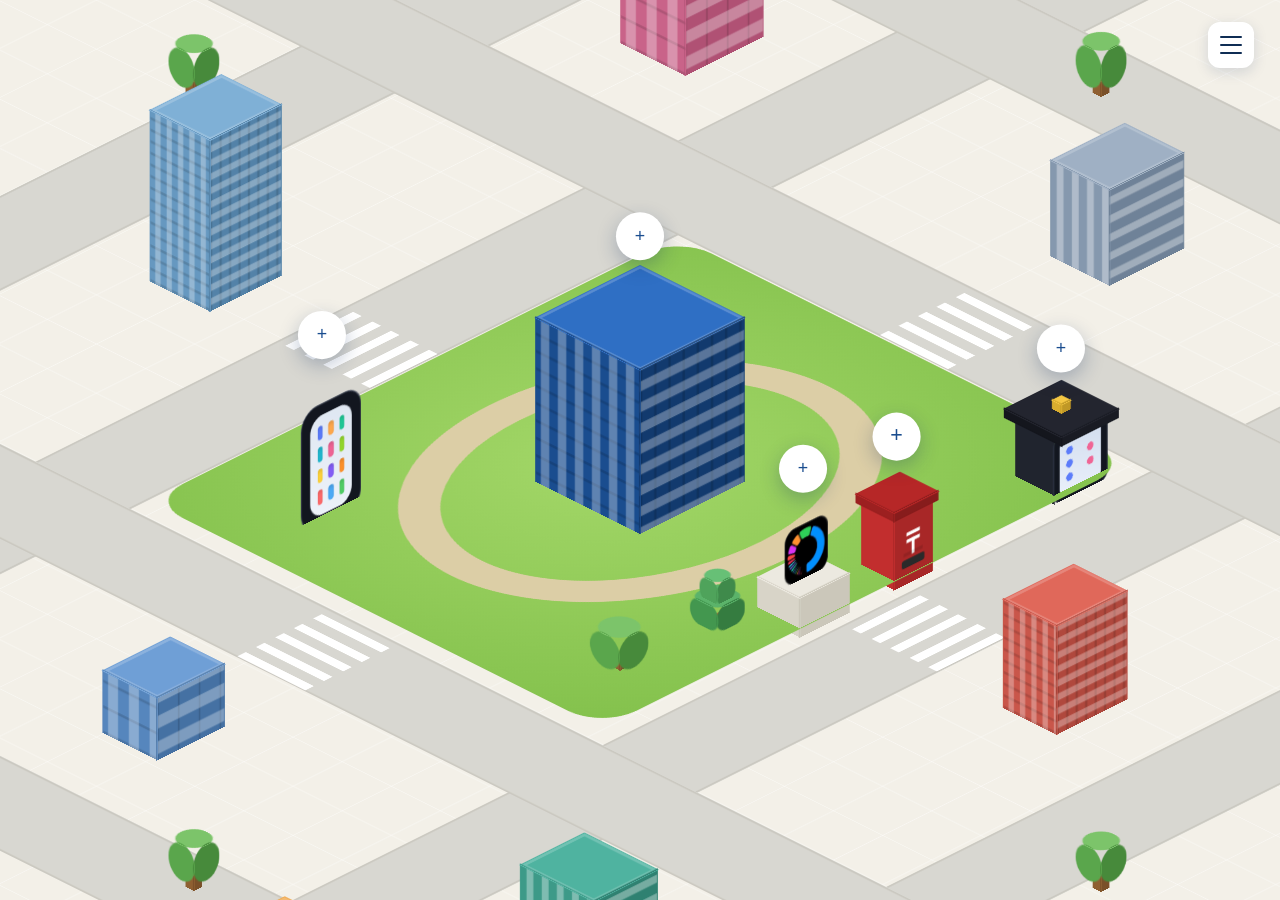
<file: index-css.html>
<!DOCTYPE html>
<html lang="ja">
<head>
  <meta charset="UTF-8">
  <meta name="viewport" content="width=device-width, initial-scale=1.0">
  <title>OneView合同会社</title>
  <meta name="description" content="OneView合同会社のコーポレートサイト。私たちの事業・会社概要・お問い合わせはこちら。">
  <link rel="stylesheet" href="style.css">
</head>
<body>

  <!-- ハンバーガーメニュー -->
  <button type="button" class="burger" id="burger" aria-label="メニューを開く">
    <span></span><span></span><span></span>
  </button>
  <nav class="menu" id="menu" hidden>
    <button type="button" class="menu__close" aria-label="閉じる">&times;</button>
    <ul>
      <li><button type="button" data-modal="company">会社概要</button></li>
      <li><button type="button" data-modal="app">アプリ受託開発</button></li>
      <li><button type="button" data-modal="ai">AIラーニング</button></li>
      <li><button type="button" data-modal="bona">Bona（自社プロダクト）</button></li>
      <li><a href="https://docs.google.com/forms/d/e/1FAIpQLSeoEm-YK0NHAoZQN1prAbbCqa6cGhm_HLvX0jbfzxV1CSysTA/viewform" target="_blank" rel="noopener">お問い合わせ</a></li>
    </ul>
  </nav>

  <!-- 1画面完結メイン -->
  <main class="screen">
    <div class="hero__scene">
      <div class="stage">
        <div class="scene">
          <div class="ground"><div class="grid"></div></div>

          <!-- 道路（グリッド：中央公園を囲む＋外周まで拡張） -->
          <div class="road h" style="top:-650px;"></div>
          <div class="road h" style="top:-350px;"></div>
          <div class="road h" style="top:250px;"></div>
          <div class="road h" style="top:550px;"></div>
          <div class="road v" style="left:-720px;"></div>
          <div class="road v" style="left:-390px;"></div>
          <div class="road v" style="left:290px;"></div>
          <div class="road v" style="left:620px;"></div>

          <!-- 横断歩道（中央公園まわり） -->
          <div class="cross ch" style="left:-36px;top:-350px;"></div>
          <div class="cross ch" style="left:-36px;top:250px;"></div>
          <div class="cross cv" style="left:-390px;top:-36px;"></div>
          <div class="cross cv" style="left:290px;top:-36px;"></div>

          <!-- 中央公園（芝生＋周回トラック） -->
          <div class="park"></div>
          <div class="track"></div>

          <!-- 中央：OneView 本社 -->
          <div class="box bldg" style="--w:110px;--d:110px;--h:150px;transform:translate(-55px,-55px);
               --_t:#2f6fc4;--_r:#1a4d8f;--_l:#123a6e;">
            <i class="fy"></i><i class="fx"></i><i class="top"></i>
          </div>

          <!-- アプリ受託開発：巨大スマートフォン -->
          <div id="obj-phone" class="box phone" style="--w:62px;--d:17px;--h:104px;transform:translate(-225px,-150px);
               --_t:#2b3140;--_r:#20242e;--_l:#3a4152;">
            <i class="fy">
              <div class="scr">
                <span style="--c:#ff6b6b"></span><span style="--c:#4dabf7"></span><span style="--c:#51cf66"></span>
                <span style="--c:#ffd43b"></span><span style="--c:#845ef7"></span><span style="--c:#ff922b"></span>
                <span style="--c:#22b8cf"></span><span style="--c:#f06595"></span><span style="--c:#94d82d"></span>
                <span style="--c:#5c7cfa"></span><span style="--c:#ffa94d"></span><span style="--c:#20c997"></span>
              </div>
            </i>
          </div>

          <!-- AIラーニング：モニター＋卒業帽 -->
          <div id="obj-aimon" class="box ai" style="--w:56px;--d:40px;--h:56px;transform:translate(205px,193px);
               --_t:#3a4152;--_r:#20242e;--_l:#2b3140;">
            <i class="fy"><div class="scr"></div></i><i class="fx"></i><i class="top"></i>
          </div>
          <!-- 卒業帽の板（モニター上に中央寄せ） -->
          <div id="obj-aicap" class="box" style="--w:60px;--d:60px;--h:7px;transform:translate(203px,183px) translateZ(56px);
               --_t:#23252f;--_r:#14161d;--_l:#191b23;">
            <i class="fy"></i><i class="fx"></i><i class="top"></i>
          </div>
          <!-- 帽子の房（金） -->
          <div id="obj-aitas" class="box" style="--w:9px;--d:9px;--h:8px;transform:translate(228px,209px) translateZ(63px);
               --_t:#f4c744;--_r:#d9ad2f;--_l:#c09826;">
            <i class="fy"></i><i class="fx"></i><i class="top"></i>
          </div>

          <!-- お問い合わせ：郵便ポスト -->
          <div class="box post" style="--w:40px;--d:34px;--h:62px;transform:translate(30px,205px);
               --_t:#e23b3b;--_r:#c22e2e;--_l:#a82727;">
            <i class="fy"><span class="mark"><b class="mb1"></b><b class="mb2"></b><b class="mb3"></b></span><span class="slot"></span></i><i class="fx"></i><i class="top"></i>
          </div>
          <!-- ポストの屋根（少し張り出し） -->
          <div class="box" style="--w:46px;--d:40px;--h:7px;transform:translate(27px,202px) translateZ(62px);
               --_t:#b62727;--_r:#9c2020;--_l:#871c1c;">
            <i class="fy"></i><i class="fx"></i><i class="top"></i>
          </div>

          <!-- 自社プロダクト Bona：台座ショーケース -->
          <div class="box" style="--w:52px;--d:44px;--h:34px;transform:translate(-70px,195px);
               --_t:#ece9e0;--_r:#d8d4c8;--_l:#cbc7ba;">
            <i class="fy"></i><i class="fx"></i><i class="top"></i>
          </div>
          <div class="box bona" style="--w:44px;--d:6px;--h:46px;transform:translate(-66px,214px) translateZ(34px);
               --_t:#262626;--_r:#1c1c1c;--_l:#1c1c1c;">
            <i class="fy"></i>
          </div>

          <!-- ===== 木（幹＋葉の立体：丸い木・針葉樹・低木） ===== -->
          <!-- 丸い木（公園内） -->
          <div class="box" style="--w:9px;--d:9px;--h:16px;transform:translate(-210px,180px);--_t:#a9743f;--_r:#8f5f31;--_l:#7a5029;" data-trunk><i class="fy"></i><i class="fx"></i><i class="top"></i></div>
          <div class="box leaf round" style="--w:30px;--d:30px;--h:28px;transform:translate(-221px,169px) translateZ(14px);--_t:#7cc46a;--_r:#5aa64c;--_l:#478a3b;"><i class="fy"></i><i class="fx"></i><i class="top"></i></div>


          <!-- 針葉樹（2段）（公園内） -->
          <div class="box" style="--w:9px;--d:9px;--h:16px;transform:translate(-110px,190px);--_t:#a9743f;--_r:#8f5f31;--_l:#7a5029;"><i class="fy"></i><i class="fx"></i><i class="top"></i></div>
          <div class="box leaf" style="--w:28px;--d:28px;--h:20px;transform:translate(-123px,177px) translateZ(12px);--_t:#5bb36a;--_r:#43974f;--_l:#357c40;"><i class="fy"></i><i class="fx"></i><i class="top"></i></div>
          <div class="box leaf" style="--w:18px;--d:18px;--h:20px;transform:translate(-118px,182px) translateZ(30px);--_t:#67c076;--_r:#4fa35b;--_l:#3f8a4b;"><i class="fy"></i><i class="fx"></i><i class="top"></i></div>

          <!-- ===== 街区の建物（密な街並み・グリッド配置） ===== -->
          <div class="box bldg win-band" style="--w:58px;--d:54px;--h:50px;transform:translate(-849px,-802px);--_t:#9fb0c4;--_r:#8598ae;--_l:#6f8298;"><i class="fy"></i><i class="fx"></i><i class="top"></i></div>
          <div class="box bldg win-fine" style="--w:65px;--d:59px;--h:79px;transform:translate(-537px,-804px);--_t:#5bb6a2;--_r:#469a88;--_l:#387f70;"><i class="fy"></i><i class="fx"></i><i class="top"></i></div>
          <div class="box bldg win-store" style="--w:72px;--d:64px;--h:108px;transform:translate(-36px,-807px);--_t:#f0a94f;--_r:#d9933c;--_l:#bf7d30;"><i class="fy"></i><i class="fx"></i><i class="top"></i></div>
          <div class="box bldg win-band" style="--w:79px;--d:69px;--h:137px;transform:translate(466px,-809px);--_t:#4fb3a0;--_r:#3d9a88;--_l:#2f8171;"><i class="fy"></i><i class="fx"></i><i class="top"></i></div>
          <div class="box bldg win-fine" style="--w:86px;--d:74px;--h:61px;transform:translate(777px,-812px);--_t:#e0685a;--_r:#c9564a;--_l:#b0483d;"><i class="fy"></i><i class="fx"></i><i class="top"></i></div>
          <div class="box bldg win-store" style="--w:61px;--d:79px;--h:90px;transform:translate(-850px,-489px);--_t:#e8b84b;--_r:#d0a238;--_l:#b88e2c;"><i class="fy"></i><i class="fx"></i><i class="top"></i></div>
          <div class="box bldg win-band" style="--w:68px;--d:58px;--h:119px;transform:translate(-539px,-479px);--_t:#8a6fd0;--_r:#6f55b5;--_l:#5a44a0;"><i class="fy"></i><i class="fx"></i><i class="top"></i></div>
          <div class="box bldg win-fine" style="--w:75px;--d:63px;--h:148px;transform:translate(-37px,-481px);--_t:#7fb0d6;--_r:#6698c0;--_l:#5382a8;"><i class="fy"></i><i class="fx"></i><i class="top"></i></div>
          <div class="box bldg win-store" style="--w:82px;--d:68px;--h:72px;transform:translate(464px,-484px);--_t:#e07aa0;--_r:#c96389;--_l:#b05174;"><i class="fy"></i><i class="fx"></i><i class="top"></i></div>
          <div class="box bldg win-band" style="--w:89px;--d:73px;--h:101px;transform:translate(776px,-486px);--_t:#f28d6b;--_r:#d97654;--_l:#bf6243;"><i class="fy"></i><i class="fx"></i><i class="top"></i></div>
          <div class="box bldg win-fine" style="--w:64px;--d:78px;--h:130px;transform:translate(-852px,-39px);--_t:#b0b7c0;--_r:#989fa9;--_l:#828a95;"><i class="fy"></i><i class="fx"></i><i class="top"></i></div>
          <div class="box bldg win-store" style="--w:71px;--d:57px;--h:54px;transform:translate(-540px,-28px);--_t:#6f9fd6;--_r:#5686bd;--_l:#4571a3;"><i class="fy"></i><i class="fx"></i><i class="top"></i></div>
          <div class="box bldg win-band" style="--w:78px;--d:62px;--h:83px;transform:translate(466px,-31px);--_t:#9fb0c4;--_r:#8598ae;--_l:#6f8298;"><i class="fy"></i><i class="fx"></i><i class="top"></i></div>
          <div class="box bldg win-fine" style="--w:85px;--d:67px;--h:112px;transform:translate(778px,-33px);--_t:#5bb6a2;--_r:#469a88;--_l:#387f70;"><i class="fy"></i><i class="fx"></i><i class="top"></i></div>
          <div class="box bldg win-store" style="--w:60px;--d:72px;--h:141px;transform:translate(-850px,414px);--_t:#f0a94f;--_r:#d9933c;--_l:#bf7d30;"><i class="fy"></i><i class="fx"></i><i class="top"></i></div>
          <div class="box bldg win-band" style="--w:67px;--d:77px;--h:65px;transform:translate(-538px,412px);--_t:#4fb3a0;--_r:#3d9a88;--_l:#2f8171;"><i class="fy"></i><i class="fx"></i><i class="top"></i></div>
          <div class="box bldg win-fine" style="--w:74px;--d:56px;--h:94px;transform:translate(-37px,422px);--_t:#e0685a;--_r:#c9564a;--_l:#b0483d;"><i class="fy"></i><i class="fx"></i><i class="top"></i></div>
          <div class="box bldg win-store" style="--w:81px;--d:61px;--h:123px;transform:translate(465px,420px);--_t:#e8b84b;--_r:#d0a238;--_l:#b88e2c;"><i class="fy"></i><i class="fx"></i><i class="top"></i></div>
          <div class="box bldg win-band" style="--w:88px;--d:66px;--h:152px;transform:translate(776px,417px);--_t:#8a6fd0;--_r:#6f55b5;--_l:#5a44a0;"><i class="fy"></i><i class="fx"></i><i class="top"></i></div>
          <div class="box bldg win-fine" style="--w:63px;--d:71px;--h:76px;transform:translate(-851px,740px);--_t:#7fb0d6;--_r:#6698c0;--_l:#5382a8;"><i class="fy"></i><i class="fx"></i><i class="top"></i></div>
          <div class="box bldg win-store" style="--w:70px;--d:76px;--h:105px;transform:translate(-540px,737px);--_t:#e07aa0;--_r:#c96389;--_l:#b05174;"><i class="fy"></i><i class="fx"></i><i class="top"></i></div>
          <div class="box bldg win-band" style="--w:77px;--d:55px;--h:134px;transform:translate(-38px,748px);--_t:#f28d6b;--_r:#d97654;--_l:#bf6243;"><i class="fy"></i><i class="fx"></i><i class="top"></i></div>
          <div class="box bldg win-fine" style="--w:84px;--d:60px;--h:58px;transform:translate(463px,745px);--_t:#b0b7c0;--_r:#989fa9;--_l:#828a95;"><i class="fy"></i><i class="fx"></i><i class="top"></i></div>
          <div class="box bldg win-store" style="--w:59px;--d:65px;--h:87px;transform:translate(791px,743px);--_t:#6f9fd6;--_r:#5686bd;--_l:#4571a3;"><i class="fy"></i><i class="fx"></i><i class="top"></i></div>
          <!-- ===== 街路樹 ===== -->
          <div class="box" style="--w:8px;--d:8px;--h:15px;transform:translate(-660px,-180px);--_t:#a9743f;--_r:#8f5f31;--_l:#7a5029;"><i class="fy"></i><i class="fx"></i><i class="top"></i></div>
          <div class="box leaf round" style="--w:26px;--d:26px;--h:26px;transform:translate(-669px,-189px) translateZ(13px);--_t:#7cc46a;--_r:#5aa64c;--_l:#478a3b;"><i class="fy"></i><i class="fx"></i><i class="top"></i></div>
          <div class="box" style="--w:8px;--d:8px;--h:15px;transform:translate(-180px,-660px);--_t:#a9743f;--_r:#8f5f31;--_l:#7a5029;"><i class="fy"></i><i class="fx"></i><i class="top"></i></div>
          <div class="box leaf round" style="--w:26px;--d:26px;--h:29px;transform:translate(-189px,-669px) translateZ(13px);--_t:#7cc46a;--_r:#5aa64c;--_l:#478a3b;"><i class="fy"></i><i class="fx"></i><i class="top"></i></div>
          <div class="box" style="--w:8px;--d:8px;--h:15px;transform:translate(660px,180px);--_t:#a9743f;--_r:#8f5f31;--_l:#7a5029;"><i class="fy"></i><i class="fx"></i><i class="top"></i></div>
          <div class="box leaf round" style="--w:26px;--d:26px;--h:32px;transform:translate(651px,171px) translateZ(13px);--_t:#7cc46a;--_r:#5aa64c;--_l:#478a3b;"><i class="fy"></i><i class="fx"></i><i class="top"></i></div>
          <div class="box" style="--w:8px;--d:8px;--h:15px;transform:translate(180px,660px);--_t:#a9743f;--_r:#8f5f31;--_l:#7a5029;"><i class="fy"></i><i class="fx"></i><i class="top"></i></div>
          <div class="box leaf round" style="--w:26px;--d:26px;--h:27px;transform:translate(171px,651px) translateZ(13px);--_t:#7cc46a;--_r:#5aa64c;--_l:#478a3b;"><i class="fy"></i><i class="fx"></i><i class="top"></i></div>
          <div class="box" style="--w:8px;--d:8px;--h:15px;transform:translate(-660px,180px);--_t:#a9743f;--_r:#8f5f31;--_l:#7a5029;"><i class="fy"></i><i class="fx"></i><i class="top"></i></div>
          <div class="box leaf round" style="--w:26px;--d:26px;--h:30px;transform:translate(-669px,171px) translateZ(13px);--_t:#7cc46a;--_r:#5aa64c;--_l:#478a3b;"><i class="fy"></i><i class="fx"></i><i class="top"></i></div>
          <div class="box" style="--w:8px;--d:8px;--h:15px;transform:translate(660px,-180px);--_t:#a9743f;--_r:#8f5f31;--_l:#7a5029;"><i class="fy"></i><i class="fx"></i><i class="top"></i></div>
          <div class="box leaf round" style="--w:26px;--d:26px;--h:33px;transform:translate(651px,-189px) translateZ(13px);--_t:#7cc46a;--_r:#5aa64c;--_l:#478a3b;"><i class="fy"></i><i class="fx"></i><i class="top"></i></div>
          <div class="box" style="--w:8px;--d:8px;--h:15px;transform:translate(-180px,660px);--_t:#a9743f;--_r:#8f5f31;--_l:#7a5029;"><i class="fy"></i><i class="fx"></i><i class="top"></i></div>
          <div class="box leaf round" style="--w:26px;--d:26px;--h:28px;transform:translate(-189px,651px) translateZ(13px);--_t:#7cc46a;--_r:#5aa64c;--_l:#478a3b;"><i class="fy"></i><i class="fx"></i><i class="top"></i></div>
          <div class="box" style="--w:8px;--d:8px;--h:15px;transform:translate(180px,-660px);--_t:#a9743f;--_r:#8f5f31;--_l:#7a5029;"><i class="fy"></i><i class="fx"></i><i class="top"></i></div>
          <div class="box leaf round" style="--w:26px;--d:26px;--h:31px;transform:translate(171px,-669px) translateZ(13px);--_t:#7cc46a;--_r:#5aa64c;--_l:#478a3b;"><i class="fy"></i><i class="fx"></i><i class="top"></i></div>
          <div class="box" style="--w:8px;--d:8px;--h:15px;transform:translate(-460px,-680px);--_t:#a9743f;--_r:#8f5f31;--_l:#7a5029;"><i class="fy"></i><i class="fx"></i><i class="top"></i></div>
          <div class="box leaf round" style="--w:26px;--d:26px;--h:26px;transform:translate(-469px,-689px) translateZ(13px);--_t:#7cc46a;--_r:#5aa64c;--_l:#478a3b;"><i class="fy"></i><i class="fx"></i><i class="top"></i></div>
          <div class="box" style="--w:8px;--d:8px;--h:15px;transform:translate(460px,680px);--_t:#a9743f;--_r:#8f5f31;--_l:#7a5029;"><i class="fy"></i><i class="fx"></i><i class="top"></i></div>
          <div class="box leaf round" style="--w:26px;--d:26px;--h:29px;transform:translate(451px,671px) translateZ(13px);--_t:#7cc46a;--_r:#5aa64c;--_l:#478a3b;"><i class="fy"></i><i class="fx"></i><i class="top"></i></div>
        </div>

        <!-- ＋ホットスポット（クリックでポップアップ / お問い合わせはフォーム） -->
        <button type="button" class="spot" data-modal="company" data-name="会社概要" style="left:320px;top:100px;" aria-label="会社概要"></button>
        <button type="button" class="spot" data-modal="app"     data-name="アプリ受託開発" style="left:82px;top:174px;" aria-label="アプリ受託開発"></button>
        <button type="button" class="spot" data-modal="ai"      data-name="AIラーニング" style="left:635px;top:184px;" aria-label="AIラーニング"></button>
        <a class="spot" href="https://docs.google.com/forms/d/e/1FAIpQLSeoEm-YK0NHAoZQN1prAbbCqa6cGhm_HLvX0jbfzxV1CSysTA/viewform" target="_blank" rel="noopener" data-name="お問い合わせ" style="left:512px;top:250px;" aria-label="お問い合わせ"></a>
        <button type="button" class="spot" data-modal="bona" data-name="Bona（自社プロダクト）" style="left:442px;top:274px;" aria-label="Bona"></button>
      </div>
    </div>
  </main>

  <!-- ===== モーダル ===== -->
  <!-- 会社概要 -->
  <div class="modal" id="m-company" hidden>
    <div class="modal__panel">
      <button type="button" class="modal__close" aria-label="閉じる">&times;</button>
      <p class="modal__label">COMPANY</p>
      <h2 class="modal__title">会社概要</h2>
      <table class="company-table">
        <tr><th>会社名</th><td>OneView合同会社</td></tr>
        <tr><th>設立</th><td>2026年6月29日</td></tr>
        <tr><th>法人種別</th><td>合同会社</td></tr>
        <tr><th>法人番号</th><td>8011003024762</td></tr>
        <tr><th>CEO</th><td>小野澤 留偉</td></tr>
        <tr><th>所在地</th><td>東京都渋谷区恵比寿西2丁目4番8号 ウィンド恵比寿ビル8F</td></tr>
        <tr><th>資本金</th><td>100,000円</td></tr>
        <tr><th>事業内容</th><td>Web・モバイルアプリの受託開発 / プロジェクトマネジメント支援 / AIラーニング</td></tr>
      </table>
    </div>
  </div>

  <!-- アプリ受託開発 -->
  <div class="modal" id="m-app" hidden>
    <div class="modal__panel">
      <button type="button" class="modal__close" aria-label="閉じる">&times;</button>
      <p class="modal__label">SERVICE</p>
      <h2 class="modal__title">アプリ受託開発</h2>
      <p class="modal__text">要件定義から設計・開発・リリースまで、Web／モバイルアプリを成果物として一貫開発・納品します。企画段階からの伴走で、確かなプロダクトをかたちにします。</p>
    </div>
  </div>

  <!-- AIラーニング -->
  <div class="modal" id="m-ai" hidden>
    <div class="modal__panel">
      <button type="button" class="modal__close" aria-label="閉じる">&times;</button>
      <p class="modal__label">SERVICE</p>
      <h2 class="modal__title">AIラーニング</h2>
      <p class="modal__text">AI・機械学習を活用した学習支援や、AIリテラシー向上のための教育プログラムを提供します。実務に活かせるスキル習得を、伴走しながらサポートします。</p>
    </div>
  </div>

  <!-- 自社プロダクト Bona -->
  <div class="modal" id="m-bona" hidden>
    <div class="modal__panel">
      <button type="button" class="modal__close" aria-label="閉じる">&times;</button>
      <p class="modal__label">PRODUCT</p>
      <img src="bona-icon.png" alt="Bona アプリアイコン" style="width:84px;height:84px;border-radius:19px;display:block;margin:2px 0 16px;box-shadow:0 6px 16px rgba(20,50,100,.18);">
      <h2 class="modal__title">Bona</h2>
      <p class="modal__text">Bonaは、個人事業主・フリーランスのための総合iOSアプリです。現金・株式・物的資産・負債といった資産管理から、収支記録、FIRE計画や税金シミュレーションまでを1つに集約。人脈をグラフで可視化するネットワーク機能も備えます。クラウド同期で複数端末に対応し、あなたの「今」と「これから」を見える化します。</p>
      <a href="https://apps.apple.com/jp/app/bona/id6758908840" target="_blank" rel="noopener" class="btn-appstore"> App Storeで見る</a>
    </div>
  </div>

  <script>
    // アイソメを画面いっぱいに自動フィット。スマホでは要素を中央寄せしてズームイン
    var stage = document.querySelector('.stage');
    var q = function (s) { return document.querySelector(s); };
    // 通常配置 / スマホ用の中央寄せ配置
    var LAYOUT = {
      desktop: {
        '#obj-phone':  'translate(-225px,-150px)',
        '#obj-aimon':  'translate(205px,193px)',
        '#obj-aicap':  'translate(203px,183px) translateZ(56px)',
        '#obj-aitas':  'translate(228px,209px) translateZ(63px)',
        '.spot[data-modal="app"]': [82, 174],
        '.spot[data-modal="ai"]':  [635, 184]
      },
      mobile: {
        '#obj-phone':  'translate(-160px,-115px)',
        '#obj-aimon':  'translate(145px,125px)',
        '#obj-aicap':  'translate(143px,115px) translateZ(56px)',
        '#obj-aitas':  'translate(168px,141px) translateZ(63px)',
        '.spot[data-modal="app"]': [153, 183],
        '.spot[data-modal="ai"]':  [545, 200]
      }
    };
    var appliedMobile = null;
    function applyLayout(mob) {
      if (appliedMobile === mob) return;
      appliedMobile = mob;
      document.body.classList.toggle('is-mobile', mob);   // スマホは芝生エリアのみ表示
      var L = mob ? LAYOUT.mobile : LAYOUT.desktop;
      Object.keys(L).forEach(function (sel) {
        var el = q(sel); if (!el) return;
        var v = L[sel];
        if (typeof v === 'string') { el.style.transform = v; }
        else { el.style.left = v[0] + 'px'; el.style.top = v[1] + 'px'; }
      });
    }
    function fitStage() {
      var vw = window.innerWidth, vh = window.innerHeight;
      var mob = vw < 768;
      applyLayout(mob);
      var s = mob
        ? Math.min(vw / 545, vh / 600) * 0.97   // スマホ：中央寄せした分だけ大きく
        : Math.min(vw / 700, vh / 660) * 0.98;
      stage.style.transform = 'translate(-50%, -50%) scale(' + s + ')';
    }
    window.addEventListener('resize', fitStage);
    fitStage();

    var menu = document.getElementById('menu');
    var burger = document.getElementById('burger');

    // ハンバーガー開閉
    burger.addEventListener('click', function () { menu.hidden = false; });
    menu.addEventListener('click', function (e) {
      if (e.target === menu || e.target.classList.contains('menu__close')) menu.hidden = true;
    });

    // モーダル開閉（メニュー項目・ラベル共通）
    document.querySelectorAll('[data-modal]').forEach(function (btn) {
      btn.addEventListener('click', function () {
        menu.hidden = true;
        var m = document.getElementById('m-' + btn.dataset.modal);
        if (m) m.hidden = false;
      });
    });
    document.querySelectorAll('.modal').forEach(function (modal) {
      modal.addEventListener('click', function (e) {
        if (e.target === modal || e.target.classList.contains('modal__close')) modal.hidden = true;
      });
    });

    // Escで全て閉じる
    document.addEventListener('keydown', function (e) {
      if (e.key === 'Escape') {
        menu.hidden = true;
        document.querySelectorAll('.modal').forEach(function (m) { m.hidden = true; });
      }
    });
  </script>

</body>
</html>
</file>
<file: style.css>
/* ===== 基本設定 ===== */
:root {
  --color-main: #1a4d8f;   /* メインカラー（好きな色に変更可） */
  --color-dark: #0f2d54;
  --color-text: #333;
}

* { margin: 0; padding: 0; box-sizing: border-box; }

/* hidden 属性を確実に効かせる（display:flex 等に上書きされないように） */
[hidden] { display: none !important; }

html, body { height: 100%; }

body {
  font-family: "Helvetica Neue", "Hiragino Kaku Gothic ProN", "Yu Gothic", "メイリオ", sans-serif;
  color: var(--color-text);
  line-height: 1.8;
  -webkit-font-smoothing: antialiased;
  overflow: hidden;                 /* スクロールさせない（1画面完結） */
  background: #f3f0e8;              /* 街の下地（暖かいオフホワイト） */
}

/* ===== 1画面メイン ===== */
.screen {
  position: relative;
  height: 100vh;
  height: 100dvh;
  overflow: hidden;
}

/* ===== ハンバーガーメニュー ===== */
.burger {
  position: fixed;
  top: 22px; right: 26px;
  width: 46px; height: 46px;
  display: flex; flex-direction: column;
  align-items: center; justify-content: center;
  gap: 6px;
  background: #fff;
  border: none; border-radius: 12px;
  box-shadow: 0 4px 14px rgba(20, 50, 100, 0.15);
  cursor: pointer;
  z-index: 40;
}
.burger span {
  display: block;
  width: 22px; height: 2px;
  background: var(--color-dark);
  border-radius: 2px;
}
.menu {
  position: fixed; inset: 0;
  background: rgba(15, 45, 84, 0.55);
  backdrop-filter: blur(3px);
  display: flex;
  align-items: center;
  justify-content: center;
  z-index: 50;
}
.menu ul { list-style: none; text-align: center; }
.menu li { margin: 14px 0; }
.menu li button,
.menu li a {
  background: none; border: none; cursor: pointer;
  font-family: inherit;
  font-size: 1.4rem; font-weight: 700;
  color: #fff; text-decoration: none;
  transition: opacity 0.2s;
}
.menu li button:hover,
.menu li a:hover { opacity: 0.7; }
.menu__close {
  position: absolute;
  top: 22px; right: 30px;
  background: none; border: none;
  color: #fff; font-size: 2.4rem;
  line-height: 1; cursor: pointer;
}

/* ===== アイソメ舞台（画面いっぱいに自動フィット） ===== */
.hero__scene {
  position: absolute;
  inset: 0;
}
.stage {
  width: 640px;
  height: 520px;
  position: absolute;
  top: 50%;
  left: 50%;
  transform: translate(-50%, -50%);   /* scale は JS が画面サイズに合わせて付与 */
}
.scene {
  position: absolute;
  top: 291px;
  left: 320px;
  transform-style: preserve-3d;
  transform: rotateX(60deg) rotateZ(-45deg);
  pointer-events: none;            /* 街のジオメトリはクリック対象外。＋ボタンだけ反応させる */
}
/* 地面（画面いっぱいに敷き詰めるため大きく展開） */
.ground {
  position: absolute;
  width: 3800px; height: 3800px;
  left: -1900px; top: -1900px;
  background: #f3f0e8;              /* 街区の下地（暖かいオフホワイト） */
}
.grid {
  position: absolute; inset: 0;
  background-image:
    linear-gradient(rgba(255,255,255,.45) 1px, transparent 1px),
    linear-gradient(90deg, rgba(255,255,255,.45) 1px, transparent 1px);
  background-size: 52px 52px;
}

/* 道路（グリッド） */
.road {
  position: absolute;
  background: #d8d7d1;              /* 道路（ライトグレー） */
  box-shadow: inset 0 0 0 2px #cbc9c1;
  transform: translateZ(1px);
}
.road.h { height: 100px; width: 3800px; left: -1900px; }
.road.v { width: 100px; height: 3800px; top: -1900px; }

/* 横断歩道 */
.cross { position: absolute; transform: translateZ(2px); }
.cross.ch {
  width: 72px; height: 100px;
  background: repeating-linear-gradient(0deg, #fff 0 9px, transparent 9px 20px);
}
.cross.cv {
  width: 100px; height: 72px;
  background: repeating-linear-gradient(90deg, #fff 0 9px, transparent 9px 20px);
}

/* 中央公園（芝生） */
.park {
  position: absolute;
  left: 50%; top: 50%;
  width: 560px; height: 480px;               /* 内側の道路の内側に収めて重なりを防ぐ */
  transform: translate(-50%, -50%) translateZ(8px);   /* 道路より十分上げて z-fighting（芝生に道路が透ける）を防ぐ */
  background: radial-gradient(circle at 50% 42%, #a3d768, #83c14c);
  border-radius: 36px;                        /* 角を控えめにして縁を床グリッドに沿わせる */
}
/* 公園内の周回トラック */
.track {
  position: absolute;
  left: 50%; top: 50%;
  width: 400px; height: 320px;
  box-sizing: border-box;
  transform: translate(-50%, -50%) translateZ(9px);
  border: 32px solid #dccea6;
  border-radius: 50%;
}
/* 立方体（建物） */
.box { position: absolute; transform-style: preserve-3d; }
.box > i { position: absolute; top: 0; left: 0; display: block; }
.box .top { background: var(--_t); box-shadow: 0 0 0 1px var(--_t); }
.box .fx  { background: var(--_r); box-shadow: 0 0 0 1px var(--_r); }
.box .fy  { background: var(--_l); box-shadow: 0 0 0 1px var(--_l); }
.box .top { width: var(--w); height: var(--d); transform: translateZ(var(--h)); }
.box .fx  { width: var(--h); height: var(--d); transform-origin: top left; transform: rotateY(-90deg); }
.box .fy  { width: var(--w); height: var(--h); transform-origin: top left; transform: translateY(var(--d)) rotateX(90deg); }

/* ビル表現（窓・屋上のふち）— .bldg を付けた箱だけに適用（木には付けない） */
.bldg .fx,
.bldg .fy {
  background-image:
    linear-gradient(rgba(255,255,255,.30) 50%, transparent 50%),   /* フロアの窓帯 */
    linear-gradient(90deg, rgba(0,0,0,.14) 2px, transparent 2px);   /* 柱（縦の割り） */
  background-size: 100% 18px, 15px 100%;
  background-position: 0 5px, 0 0;
}
.bldg .top {
  box-shadow: inset 0 0 0 3px rgba(255,255,255,.20), 0 0 0 1px var(--_t);   /* 屋上のパラペット＋隙間埋め */
}
/* 窓バリエーション：横連窓（オフィス） */
.bldg.win-band .fx,
.bldg.win-band .fy {
  background-image: linear-gradient(rgba(255,255,255,.34) 45%, transparent 45%);
  background-size: 100% 16px;
  background-position: 0 6px;
}
/* 窓バリエーション：格子細かめ（タワー） */
.bldg.win-fine .fx,
.bldg.win-fine .fy {
  background-size: 100% 12px, 10px 100%;
}
/* 窓バリエーション：大きめの窓（ショップ・低層） */
.bldg.win-store .fx,
.bldg.win-store .fy {
  background-size: 100% 22px, 22px 100%;
}

/* ===== 木 ===== */
/* 幹 */
.trunk .top { background: #a9743f; }
.trunk .fx  { background: #8f5f31; }
.trunk .fy  { background: #7a5029; }
/* 葉（角を丸めて茂みに） */
.leaf .top, .leaf .fx, .leaf .fy { border-radius: 9px; }
.leaf.round .top, .leaf.round .fx, .leaf.round .fy { border-radius: 50%; }

/* ===== 自社プロダクト Bona：アイコンタイル ===== */
.bona .fy {
  background: #000 url("bona-icon.png") center / cover no-repeat;
  border-radius: 10px;
}
.bona .top { border-radius: 6px; }              /* 天井の角も丸めて前面に添わせる */
.bona .fx  { border-radius: 6px; }              /* 左側面の角も丸める */

/* ===== お問い合わせ：郵便ポスト ===== */
.post .top { border-radius: 5px 5px 0 0; }
.post .fy { position: relative; }
.post .slot {                                   /* 投函口 */
  position: absolute;
  left: 20%; right: 20%; top: 22%;
  height: 7px;
  background: #2a2a2a;
  border-radius: 2px;
  box-shadow: 0 8px 0 -2px rgba(0,0,0,.12);
}
.post .mark {                                   /* 〒マーク（棒で組んで面の傾きに沿わせる） */
  position: absolute;
  left: 32%; right: 32%; top: 38%;
  height: 20px;
}
.post .mark b { position: absolute; background: #fff; }
.post .mark .mb1 { left: 0; right: 0; bottom: 0; height: 3px; }     /* 上の横棒（3D上） */
.post .mark .mb2 { left: 0; right: 0; bottom: 6px; height: 3px; }   /* 2本目の横棒 */
.post .mark .mb3 { left: 50%; width: 3px; top: 0; bottom: 6px; transform: translateX(-50%); }  /* 縦棒（下へ伸ばす） */

/* ===== スマートフォン（アプリ受託開発） ===== */
.phone .top { background: var(--_t); }
.phone .fx  { background: var(--_l); }
.phone .fy  {                                   /* 前面（黒ベゼル：フラットなので角丸OK） */
  background: #12161f;
  padding: 9px;
  border-radius: 16px;
}
.phone .scr {                                   /* 画面（内側を角丸に） */
  width: 100%; height: 100%;
  background: linear-gradient(160deg, #eef3fa, #dfe7f2);
  border-radius: 13px;
  display: grid;
  grid-template-columns: repeat(3, 1fr);
  grid-template-rows: repeat(4, 1fr);
  gap: 6px;
  padding: 9px 8px;
}
.phone .scr span {                              /* アプリアイコン */
  border-radius: 6px;
  background: var(--c);
  box-shadow: inset 0 -2px 3px rgba(0,0,0,.12);
}

/* ===== AIラーニング（モニター＋卒業帽） ===== */
.ai .fy { background: #12161f; border-radius: 8px; padding: 6px; }
.ai .scr {                                      /* ニューラルネット画面 */
  width: 100%; height: 100%;
  border-radius: 4px;
  background:
    radial-gradient(circle 3.5px at 24% 26%, #5c7cfa 96%, transparent 100%),
    radial-gradient(circle 3.5px at 24% 52%, #5c7cfa 96%, transparent 100%),
    radial-gradient(circle 3.5px at 24% 78%, #5c7cfa 96%, transparent 100%),
    radial-gradient(circle 3.5px at 74% 38%, #f06595 96%, transparent 100%),
    radial-gradient(circle 3.5px at 74% 66%, #f06595 96%, transparent 100%),
    linear-gradient(160deg, #eaf0fb, #d3deef);
}
/* ラベル（平面で重ねる → まっすぐ読める / クリック可） */
.iso-label {
  position: absolute;
  transform: translate(-50%, -50%);
  background: #fff;
  color: var(--color-dark);
  font-family: inherit;
  font-weight: 700;
  font-size: 13px;
  white-space: nowrap;
  padding: 6px 14px;
  border: none;
  border-radius: 20px;
  cursor: pointer;
  text-decoration: none;
  box-shadow: 0 6px 16px rgba(20, 50, 100, 0.22);
  transition: transform 0.15s;
}
.iso-label:hover { transform: translate(-50%, -50%) scale(1.06); }

/* ===== ＋ホットスポット（クリックでポップアップ） ===== */
.spot {
  position: absolute;
  transform: translate(-50%, -50%);
  width: 36px; height: 36px;
  border-radius: 50%;
  background: #fff;
  border: none;
  cursor: pointer;
  color: var(--color-main);
  font: 700 26px/1 inherit;
  display: flex; align-items: center; justify-content: center;
  text-decoration: none;
  box-shadow: 0 5px 14px rgba(20, 50, 100, 0.28);
  animation: spot-pulse 2.4s ease-out infinite;
  transition: transform 0.15s, background 0.2s, color 0.2s;
}
.spot::before { content: "+"; margin-top: -2px; }
.spot:hover {
  background: var(--color-main);
  color: #fff;
  transform: translate(-50%, -50%) scale(1.18);
  animation: none;
}
/* ホバーで名前を表示 */
.spot::after {
  content: attr(data-name);
  position: absolute;
  bottom: 128%; left: 50%;
  transform: translateX(-50%);
  background: #fff; color: var(--color-dark);
  font: 700 12px/1 inherit; white-space: nowrap;
  padding: 6px 12px; border-radius: 14px;
  box-shadow: 0 4px 14px rgba(20, 50, 100, 0.2);
  opacity: 0; pointer-events: none;
  transition: opacity 0.15s;
}
.spot:hover::after { opacity: 1; }
/* パルスリング（押せることを示唆） */
@keyframes spot-pulse {
  0%   { box-shadow: 0 5px 14px rgba(20,50,100,.28), 0 0 0 0 rgba(26,77,143,.45); }
  70%  { box-shadow: 0 5px 14px rgba(20,50,100,.28), 0 0 0 13px rgba(26,77,143,0); }
  100% { box-shadow: 0 5px 14px rgba(20,50,100,.28), 0 0 0 0 rgba(26,77,143,0); }
}
@media (prefers-reduced-motion: reduce) { .spot { animation: none; } }

/* ===== モーダル ===== */
.modal {
  position: fixed; inset: 0;
  background: rgba(15, 45, 84, 0.55);
  backdrop-filter: blur(3px);
  display: flex;
  align-items: center;
  justify-content: center;
  padding: 20px;
  z-index: 60;
}
.modal__panel {
  position: relative;
  background: #fff;
  border-radius: 16px;
  padding: 40px 36px;
  width: 100%;
  max-width: 560px;
  max-height: 86vh;
  overflow-y: auto;
  box-shadow: 0 20px 60px rgba(15, 45, 84, 0.35);
}
.modal__close {
  position: absolute;
  top: 14px; right: 18px;
  background: none; border: none;
  font-size: 1.8rem; line-height: 1;
  color: #9aa7b8; cursor: pointer;
}
.modal__label {
  color: var(--color-main);
  font-size: 0.8rem; font-weight: 700;
  letter-spacing: 3px;
  margin-bottom: 6px;
}
.modal__title {
  font-size: 1.5rem;
  color: var(--color-dark);
  margin-bottom: 18px;
}
.modal__text { color: #4a5a70; }
.btn-appstore {
  display: inline-block;
  margin-top: 16px;
  background: #0d0d0d;
  color: #fff;
  text-decoration: none;
  font-weight: 700;
  font-size: 0.9rem;
  padding: 11px 24px;
  border-radius: 10px;
  transition: opacity 0.2s, transform 0.15s;
}
.btn-appstore:hover { opacity: 0.85; transform: translateY(-1px); }

/* お問い合わせフォーム（モーダル内） */
.modal__panel--form { max-width: 680px; padding: 30px 28px; }
.modal__form-frame {
  width: 100%;
  height: 62vh;
  min-height: 420px;
  border: 0;
  border-radius: 8px;
  display: block;
  margin-top: 10px;
  background: #fff;
}

/* 会社概要テーブル */
.company-table { width: 100%; border-collapse: collapse; }
.company-table th,
.company-table td {
  text-align: left;
  padding: 12px 10px;
  border-bottom: 1px solid #e2e6ec;
  font-size: 0.92rem;
}
.company-table th {
  width: 120px;
  color: var(--color-main);
  font-weight: 700;
  white-space: nowrap;
  vertical-align: top;
}

/* ===== レスポンシブ ===== */
/* アイソメの拡大縮小は JS（fitStage）が画面サイズに合わせて自動調整します */
@media (max-width: 560px) {
  .burger { top: 16px; right: 16px; width: 42px; height: 42px; }
  .modal { padding: 14px; }
  .modal__panel { padding: 28px 22px; max-height: 88vh; }
  .modal__title { font-size: 1.3rem; }
  .modal__text { font-size: 0.92rem; }
  .menu li button, .menu li a { font-size: 1.2rem; }
}
</file>
